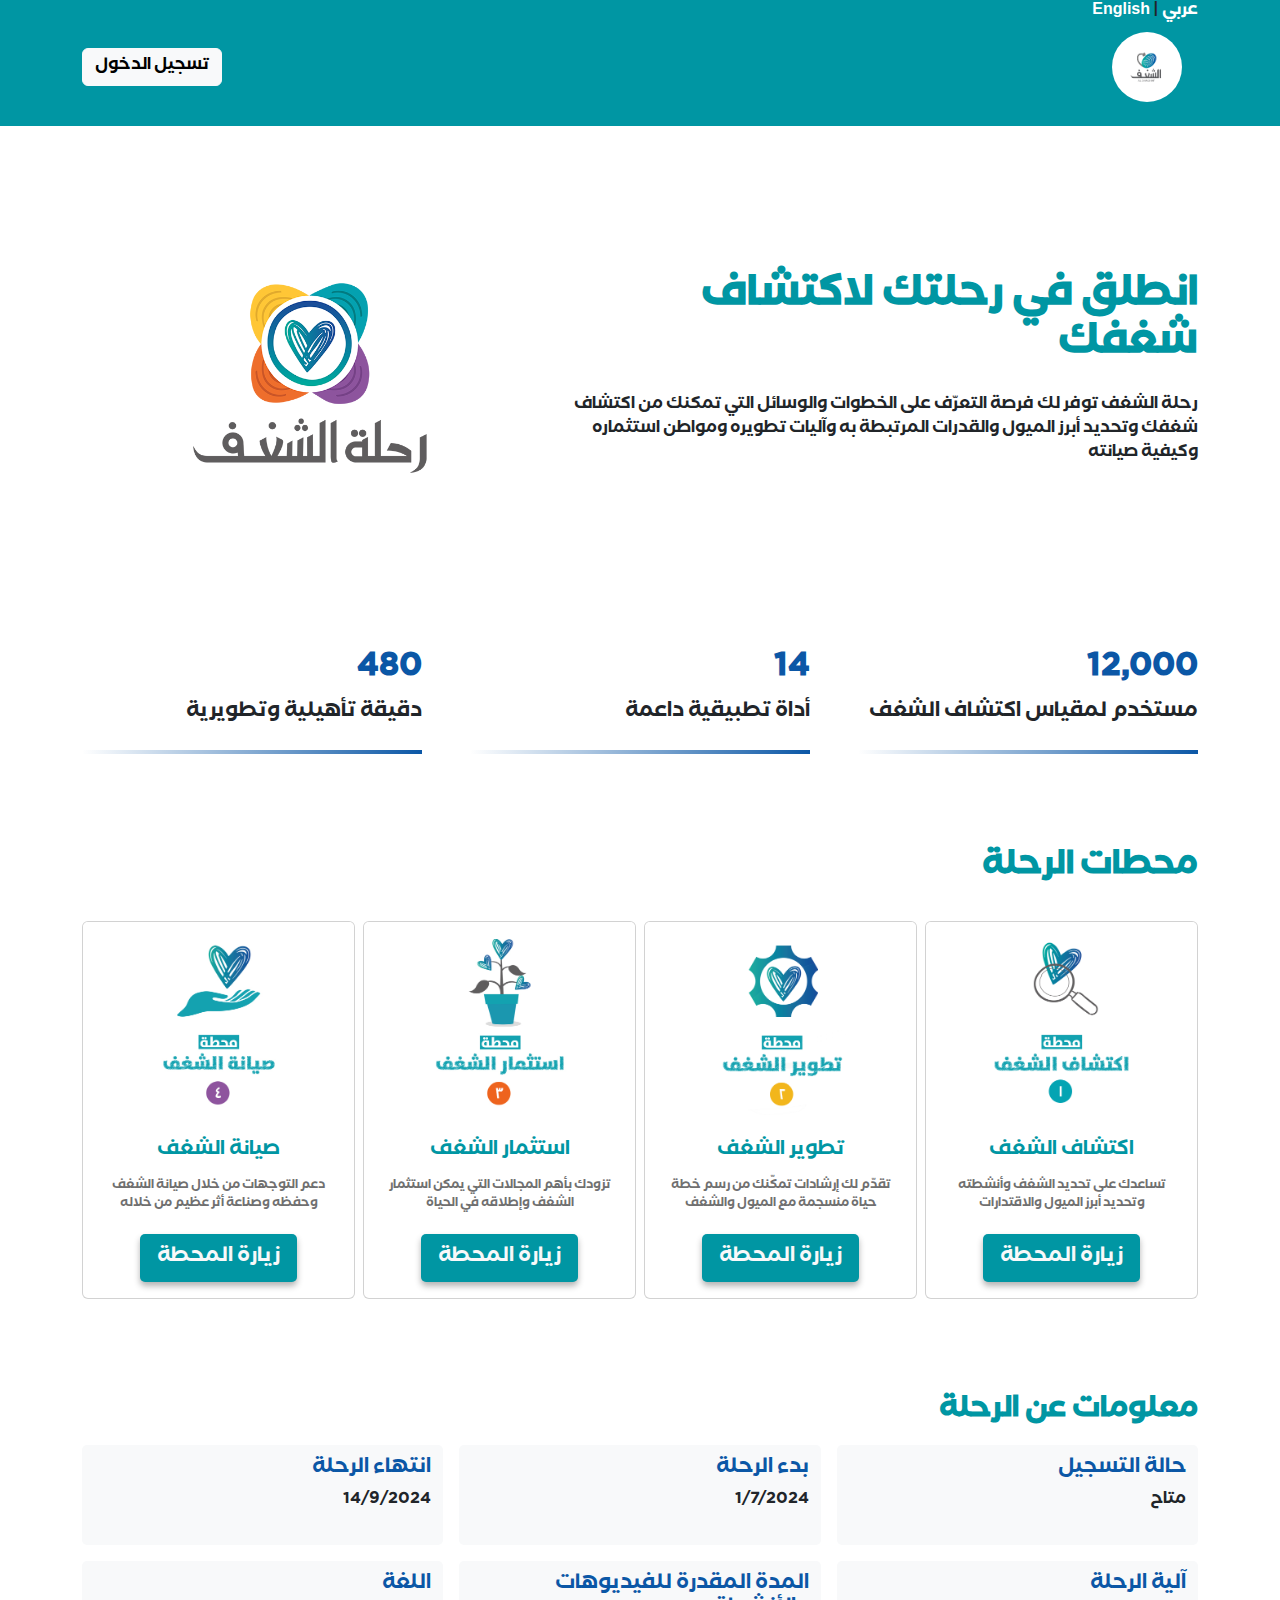
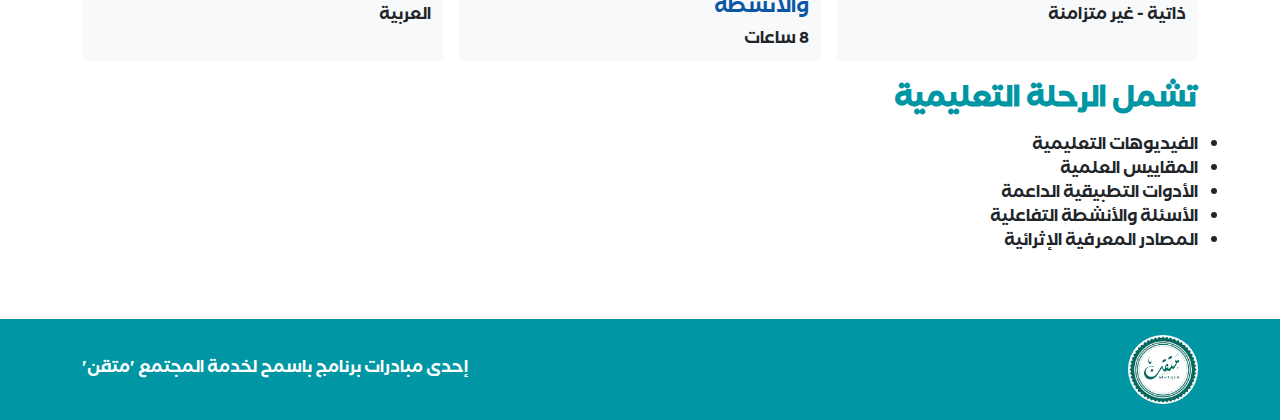
<file: index.html>
<!DOCTYPE html>
<html lang="ar" dir="rtl">
<head>
    <meta charset="UTF-8">
    <meta name="viewport" content="width=device-width, initial-scale=1.0">
    <title data-ar="رحلة الشغف" data-en="Journey of Passion">رحلة الشغف</title>
    <link rel="stylesheet" href="css/bootstrap.min.css">
    <link rel="stylesheet" href="css/style.css">
</head>
<body>
  <section class="language-switcher">
    <div class="container">
      <div>
        <a href="#" id="switch-to-ar" class="text-decoration-none text-white" data-ar="عربي" data-en="Arabic">عربي</a>
        | <a href="#" id="switch-to-en" class="text-decoration-none text-white fw-bold" data-ar="English" data-en="English">English</a>
      </div>
    </div>
  </section>
    <nav class="navbar navbar-expand-lg sticky-top">
        <div class="container pb-3">
          <a class="navbar-brand logo-circle">
            <img src="resourses/shaghaf_logo_2.png" width="50px" alt="">
          </a>
          <div>
            <button type="button" class="btn btn-light" data-ar="تسجيل الدخول" data-en="Login">تسجيل الدخول</button>
          </div>
        </div>
    </nav>
    <!-- start intro-->
    <section class="py-5">
        <div class="intro d-flex flex-column justify-content-center">
          <div class="container">
            <div class="row">
              <div class="col-xl-5 col-lg-5  text-center order-md-1">
                <div class="extention-x">
                  <img src="resourses/شعار_رحلة_الشغف.png" alt="" style="width: 250px;">
                </div>
              </div>
              <div class="col-xl-7 col-lg-7 ">
                <h1 data-ar="انطلق في رحلتك لاكتشاف شغفك" data-en="Start Your Journey to Discover Your Passion">انطلق في رحلتك لاكتشاف شغفك</h1>
                <p class="pt-3" data-ar="رحلة الشغف توفر لك فرصة التعرّف على الخطوات والوسائل التي تمكنك من اكتشاف شغفك وتحديد أبرز الميول والقدرات المرتبطة به وآليات تطويره ومواطن استثماره وكيفية صيانته" data-en="The Journey of Passion provides you with the opportunity to discover steps and tools to help you find your passion, identify your strengths, and develop them.">رحلة الشغف توفر لك فرصة التعرّف على الخطوات والوسائل التي تمكنك من اكتشاف شغفك وتحديد أبرز الميول والقدرات المرتبطة به وآليات تطويره ومواطن استثماره وكيفية صيانته</p>
              </div>
            </div>
            <div class="row g-lg-5 mt-4 mt-md-5 intro-info-wrapper py-5">
              <div class="col-md-4 mb-4 mb-sm-0">
                <div class="intro-info">
                  <h2>12,000</h2>
                  <p class="fs-5" data-ar="مستخدم لمقياس اكتشاف الشغف" data-en="Users of Passion Discovery Tool">مستخدم لمقياس اكتشاف الشغف</p>
                </div>
              </div>
              <div class="col-md-4 mb-4 mb-sm-0">
                <div class="intro-info">
                    <h2>14</h2>
                  <p class="fs-5" data-ar="أداة تطبيقية داعمة" data-en="Supporting Practical Tools">أداة تطبيقية داعمة</p>
                </div>
              </div>
              <div class="col-md-4 mb-4 mb-sm-0">
                <div class="intro-info">
                    <h2>480</h2>
                  <p class="fs-5" data-ar="دقيقة تأهيلية وتطويرية" data-en="Developmental Minutes">دقيقة تأهيلية وتطويرية</p>
                </div>
              </div>
            </div>
          </div>
        </div>
    </section>
    <!-- end  intro-->
    <!-- start cards-->
    <section>
        <div class="section-cards pb-5">
            <div class="container">
              <div class="row g-lg-2">
                <div class="col-12 mb-3">
                  <h2 class="title fw-bolder" data-ar="محطات الرحلة" data-en="Journey Stations">محطات الرحلة</h2>
                </div>
                <div class="col-lg-3 col-md-6 mb-5">
                  <div class="card text-center">
                    <div class="card-img">
                      <img src="resourses/01_iJLQYpI.png" class="card-img-top" alt="...">
                    </div>
                    <div class="card-body">
                      <h5 class="card-title" data-ar="اكتشاف الشغف" data-en="Discover Passion">اكتشاف الشغف</h5>
                      <p class="card-text" data-ar="تساعدك على تحديد الشغف وأنشطته وتحديد أبرز الميول والاقتدارات" data-en="Helps you define your passion and identify key interests and strengths.">تساعدك على تحديد الشغف وأنشطته وتحديد أبرز الميول والاقتدارات</p>
                      <a href="#" class="btn btn-lg btn-color card-btn text-light" data-ar="زيارة المحطة" data-en="Visit Station">زيارة المحطة</a>
                    </div>
                  </div>
                </div>
                <div class="col-lg-3 col-md-6 mb-5">
                  <div class="card text-center">
                    <div class="card-img">
                      <img src="resourses/02_f15pdH7.png" class="card-img-top" alt="...">
                    </div>
                    <div class="card-body">
                      <h5 class="card-title" data-ar="تطوير الشغف" data-en="Develop Passion">تطوير الشغف</h5>
                      <p class="card-text" data-ar="تقدّم لك إرشادات تمكّنك من رسم خطة حياة منسجمة مع الميول والشغف" data-en="Provides guidance to help you design a life plan aligned with your passion.">تقدّم لك إرشادات تمكّنك من رسم خطة حياة منسجمة مع الميول والشغف</p>
                      <a href="#" class="btn btn-lg btn-color card-btn text-light" data-ar="زيارة المحطة" data-en="Visit Station">زيارة المحطة</a>
                    </div>
                  </div>
                </div>
                <div class="col-lg-3 col-md-6 mb-5">
                  <div class="card text-center">
                    <div class="card-img">
                      <img src="resourses/03_8FRdBcX.png" class="card-img-top" alt="...">
                    </div>
                    <div class="card-body">
                      <h5 class="card-title" data-ar="استثمار الشغف" data-en="Invest Passion">استثمار الشغف</h5>
                      <p class="card-text" data-ar="تزودك بأهم المجالات التي يمكن استثمار الشغف وإطلاقه في الحياة" data-en="Provides you with the key fields to invest and launch your passion in life.">تزودك بأهم المجالات التي يمكن استثمار الشغف وإطلاقه في الحياة</p>
                      <a href="#" class="btn btn-lg btn-color card-btn text-light" data-ar="زيارة المحطة" data-en="Visit Station">زيارة المحطة</a>
                    </div>
                  </div>
                </div>
                <div class="col-lg-3 col-md-6 mb-5">
                  <div class="card text-center">
                    <div class="card-img">
                      <img src="resourses/الصيانة_copy_RX9pZns.png" class="card-img-top" alt="...">
                    </div>
                    <div class="card-body">
                      <h5 class="card-title" data-ar="صيانة الشغف" data-en="Maintain Passion">صيانة الشغف</h5>
                      <p class="card-text" data-ar="دعم التوجهات من خلال صيانة الشغف وحفظه وصناعة أثر عظيم من خلاله" data-en="Supports maintaining passion and preserving it for a lasting impact.">دعم التوجهات من خلال صيانة الشغف وحفظه وصناعة أثر عظيم من خلاله</p>
                      <a href="#" class="btn btn-lg btn-color card-btn text-light" data-ar="زيارة المحطة" data-en="Visit Station">زيارة المحطة</a>
                    </div>
                  </div>
                </div>
              </div>
            </div>
        </div>
    </section>
    <!-- end cards-->
    <!-- start Journey Information-->
    <section>
      <div class="section position-relative">
        <div class="container">
            <div class="row">
                <div class="col-12">
                    <h3 class="mb-3" data-ar="معلومات عن الرحلة" data-en="Journey Information">معلومات عن الرحلة</h3>
                    <div class="row g-3">
                        <div class="col-12 col-sm-6 col-lg-4">
                            <div class="text-card">
                                <h5 data-ar="حالة التسجيل" data-en="Registration Status">حالة التسجيل</h5>
                                <p data-ar="متاح" data-en="Available">متاح</p>
                            </div>
                        </div>
                        <div class="col-12 col-sm-6 col-lg-4">
                            <div class="text-card">
                                <h5 data-ar="بدء الرحلة" data-en="Journey Start">بدء الرحلة</h5>
                                <p data-ar="1/7/2024" data-en="1/7/2024">1/7/2024</p>
                            </div>
                        </div>
                        <div class="col-12 col-sm-6 col-lg-4">
                            <div class="text-card">
                                <h5 data-ar="انتهاء الرحلة" data-en="Journey End">انتهاء الرحلة</h5>
                                <p data-ar="14/9/2024" data-en="14/9/2024">14/9/2024</p>
                            </div>
                        </div>
                        <div class="col-12 col-sm-6 col-lg-4">
                            <div class="text-card">
                                <h5 data-ar="آلية الرحلة" data-en="Journey Mechanism">آلية الرحلة</h5>
                                <p data-ar="ذاتية - غير متزامنة" data-en="Self-paced - Asynchronous">ذاتية - غير متزامنة</p>
                            </div>
                        </div>
                        <div class="col-12 col-sm-6 col-lg-4">
                            <div class="text-card">
                                <h5 data-ar="المدة المقدرة للفيديوهات والأنشطة" data-en="Estimated Duration of Videos and Activities">المدة المقدرة للفيديوهات والأنشطة</h5>
                                <p data-ar="8 ساعات" data-en="8 Hours">8 ساعات</p>
                            </div>
                        </div>
                        <div class="col-12 col-sm-6 col-lg-4">
                            <div class="text-card">
                                <h5 data-ar="اللغة" data-en="Language">اللغة</h5>
                                <p data-ar="العربية" data-en="Arabic">العربية</p>
                            </div>
                        </div>
                    </div>
                    <div class="clearfix mt-4"></div>
                    <h3 class="mb-3" data-ar="تشمل الرحلة التعليمية" data-en="The Educational Journey Includes">تشمل الرحلة التعليمية</h3>
                    <ul class=" pb-5">
                        <li data-ar="الفيديوهات التعليمية" data-en="Educational Videos">الفيديوهات التعليمية</li>
                        <li data-ar="المقاييس العلمية" data-en="Scientific Metrics">المقاييس العلمية</li>
                        <li data-ar="الأدوات التطبيقية الداعمة" data-en="Supporting Practical Tools">الأدوات التطبيقية الداعمة</li>
                        <li data-ar="الأسئلة والأنشطة التفاعلية" data-en="Interactive Questions and Activities">الأسئلة والأنشطة التفاعلية</li>
                        <li data-ar="المصادر المعرفية الإثرائية" data-en="Enriching Knowledge Sources">المصادر المعرفية الإثرائية</li>
                    </ul>
                </div>
            </div>
        </div>
     </div>
    </section>
    <!-- end Journey Information-->
    <footer>
        <div class="container py-3">
          <div class="d-md-flex justify-content-between align-items-center">
            <div class="logo">
              <img src="resourses/شعار_متقن_أخضر_copy.png" width="70px" style="
                background-color: #fff;
                border-radius: 50%;
                display: flex;
                justify-content: center;
                align-items: center;
                " alt="">
            </div>
            <p class="m-0" data-ar="إحدى مبادرات برنامج باسمح لخدمة المجتمع 'متقن'" data-en="One of Basamh Community Service Program 'Mutqin' initiatives">إحدى مبادرات برنامج باسمح لخدمة المجتمع "متقن"</p>
          </div>
        </div>
    </footer>

    <script src="js/bootstrap.bundle.min.js"></script>
    <script src="js/main.js"></script>
</body>
</html>
</file>
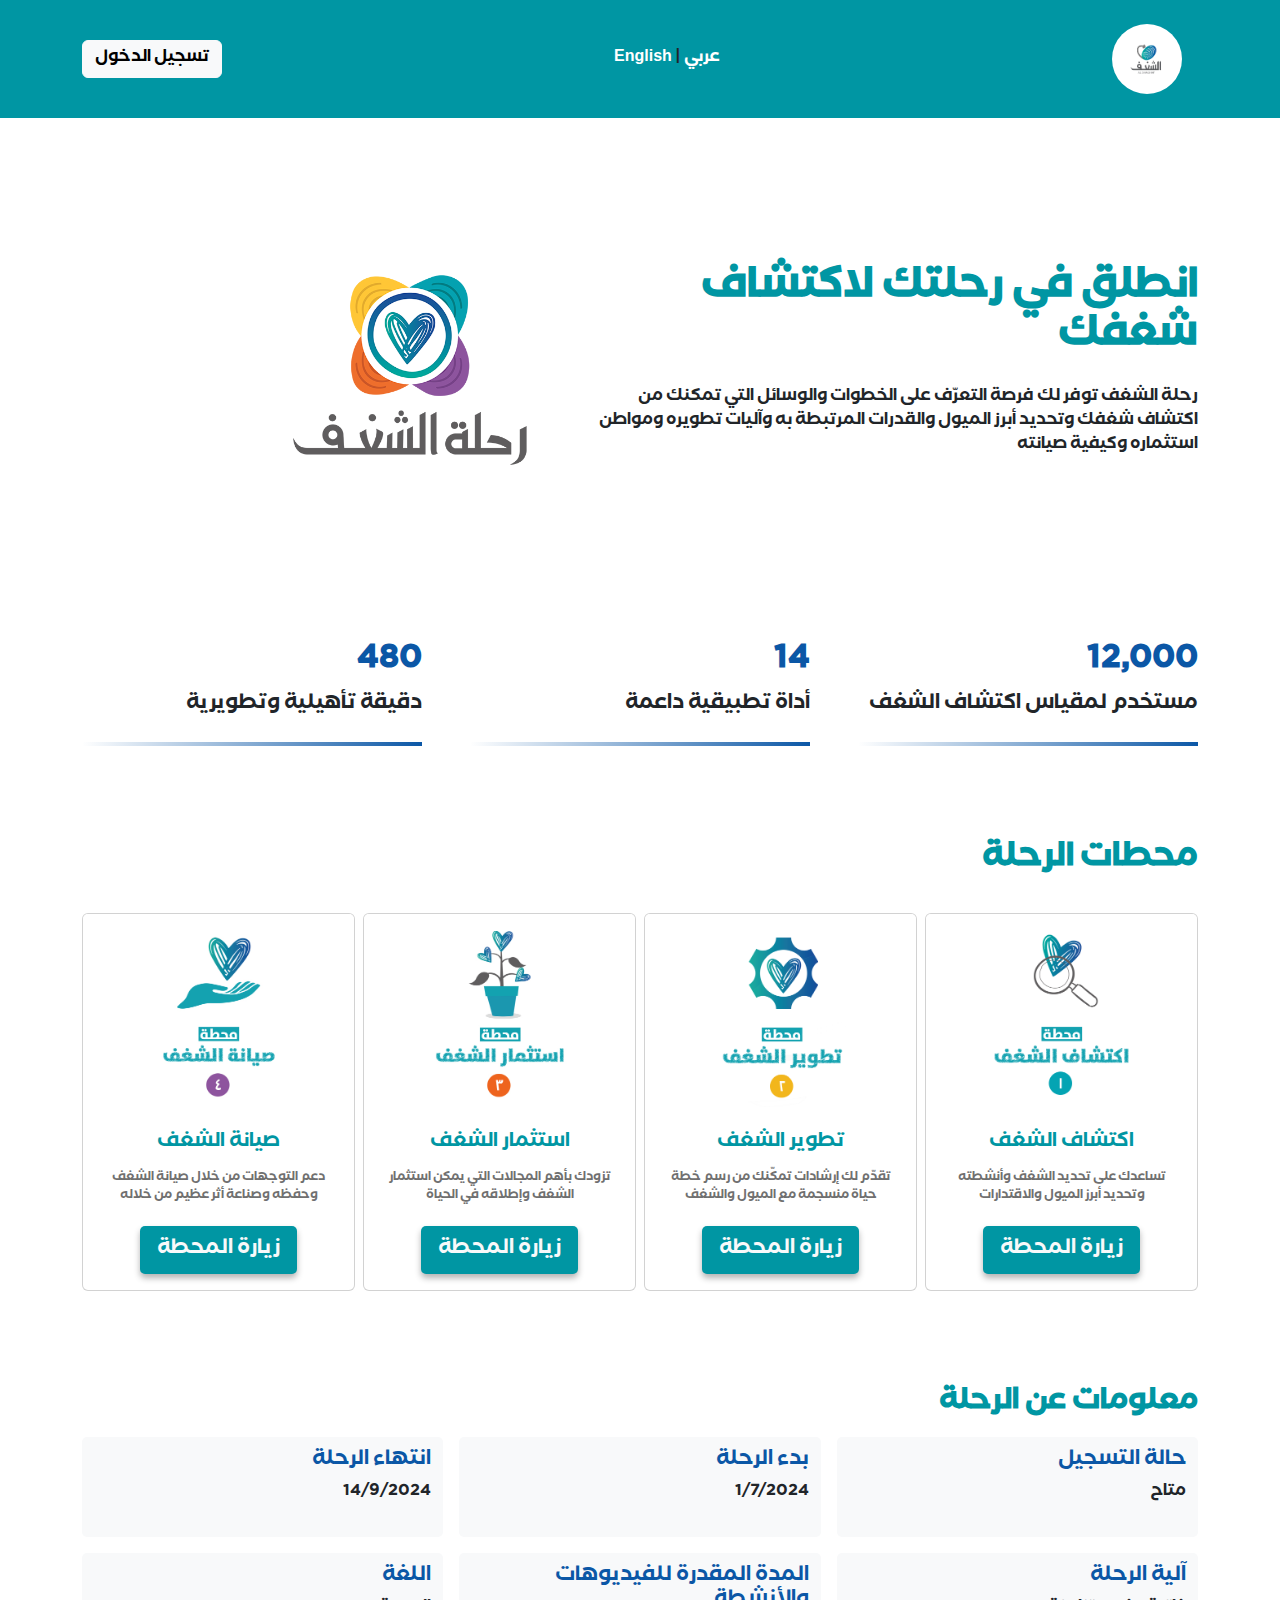
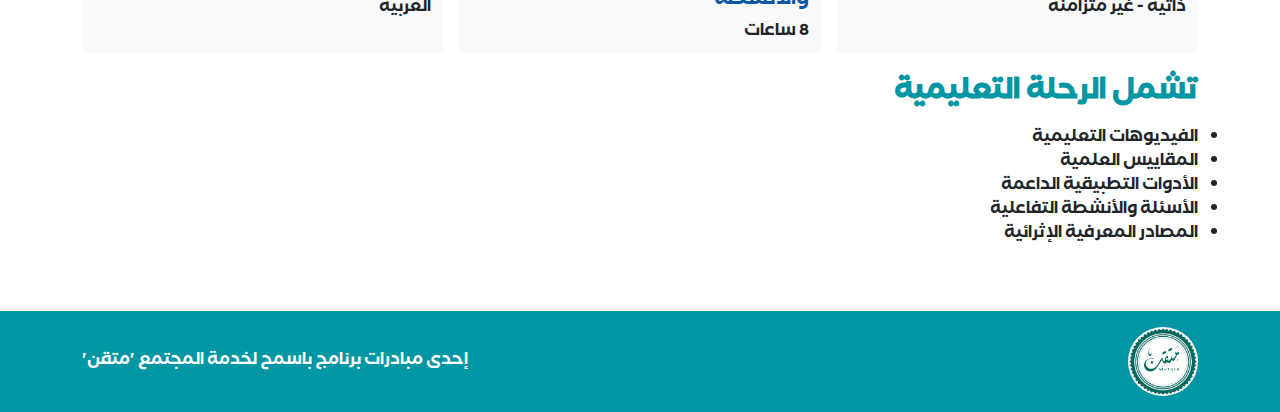
<file: shaghaf.html>
<!DOCTYPE html>
<html lang="ar" dir="rtl">
<head>
    <meta charset="UTF-8">
    <meta name="viewport" content="width=device-width, initial-scale=1.0">
    <title data-ar="رحلة الشغف" data-en="Journey of Passion">رحلة الشغف</title>
    <link rel="stylesheet" href="css/bootstrap.min.css">
    <link rel="stylesheet" href="css/style.css">
</head>
<body>
    <nav class="navbar navbar-expand-lg sticky-top">
        <div class="container py-3">
          <a class="navbar-brand logo-circle" style="
              width: 70px;
              height: 70px;
              background-color: #fff;
              border-radius: 50%;
              display: flex;
              justify-content: center;
              align-items: center;
            ">
            <img src="resourses/shaghaf_logo_2.png" width="50" alt="">
          </a>
          <div class="language-switcher">
            <a href="#" id="switch-to-ar" class="text-decoration-none text-white" data-ar="عربي" data-en="Arabic">عربي</a>
            | <a href="#" id="switch-to-en" class="text-decoration-none text-white fw-bold" data-ar="English" data-en="English">English</a>
          </div>
          <div>
            <button type="button" class="btn btn-light" data-ar="تسجيل الدخول" data-en="Login">تسجيل الدخول</button>
          </div>
        </div>
    </nav>
    <!-- start intro-->
    <section class="py-5">
        <div class="intro d-flex flex-column justify-content-center">
            <div class="position-relative">
              <div class="container">
                <div class="row">
                  <div class="col-xl-5 col-lg-5 position-relative order-md-1">
                    <div class="extention-x">
                      <img src="resourses/شعار_رحلة_الشغف.png" alt="" style="width: 250px;">
                    </div>
                  </div>
                  <div class="col-xl-7 col-lg-7 ps-md-5">
                    <h1 data-ar="انطلق في رحلتك لاكتشاف شغفك" data-en="Start Your Journey to Discover Your Passion">انطلق في رحلتك لاكتشاف شغفك</h1>
                    <p class="pt-3" data-ar="رحلة الشغف توفر لك فرصة التعرّف على الخطوات والوسائل التي تمكنك من اكتشاف شغفك وتحديد أبرز الميول والقدرات المرتبطة به وآليات تطويره ومواطن استثماره وكيفية صيانته" data-en="The Journey of Passion provides you with the opportunity to discover steps and tools to help you find your passion, identify your strengths, and develop them.">رحلة الشغف توفر لك فرصة التعرّف على الخطوات والوسائل التي تمكنك من اكتشاف شغفك وتحديد أبرز الميول والقدرات المرتبطة به وآليات تطويره ومواطن استثماره وكيفية صيانته</p>
                  </div>
                </div>
                <div class="row g-lg-5 mt-4 mt-md-5 intro-info-wrapper py-5">
                  <div class="col-md-4 mb-4 mb-sm-0">
                    <div class="intro-info">
                      <h2>12,000</h2>
                      <p class="fs-5" data-ar="مستخدم لمقياس اكتشاف الشغف" data-en="Users of Passion Discovery Tool">مستخدم لمقياس اكتشاف الشغف</p>
                    </div>
                  </div>
                  <div class="col-md-4 mb-4 mb-sm-0">
                    <div class="intro-info">
                        <h2>14</h2>
                      <p class="fs-5" data-ar="أداة تطبيقية داعمة" data-en="Supporting Practical Tools">أداة تطبيقية داعمة</p>
                    </div>
                  </div>
                  <div class="col-md-4 mb-4 mb-sm-0">
                    <div class="intro-info">
                        <h2>480</h2>
                      <p class="fs-5" data-ar="دقيقة تأهيلية وتطويرية" data-en="Developmental Minutes">دقيقة تأهيلية وتطويرية</p>
                    </div>
                  </div>
                </div>
              </div>
            </div>
        </div>
    </section>
    <!-- end  intro-->
    <!-- start cards-->
    <section>
        <div class="section-cards pb-5">
            <div class="container">
              <div class="row g-lg-2">
                <div class="col-12 mb-3">
                  <h2 class="title fw-bolder" data-ar="محطات الرحلة" data-en="Journey Stations">محطات الرحلة</h2>
                </div>
                <div class="col-lg-3 col-md-6 mb-5">
                  <div class="card text-center">
                    <div class="card-img">
                      <img src="resourses/01_iJLQYpI.png" class="card-img-top" alt="...">
                    </div>
                    <div class="card-body">
                      <h5 class="card-title" data-ar="اكتشاف الشغف" data-en="Discover Passion">اكتشاف الشغف</h5>
                      <p class="card-text" data-ar="تساعدك على تحديد الشغف وأنشطته وتحديد أبرز الميول والاقتدارات" data-en="Helps you define your passion and identify key interests and strengths.">تساعدك على تحديد الشغف وأنشطته وتحديد أبرز الميول والاقتدارات</p>
                      <a href="#" class="btn btn-lg btn-color card-btn text-light" data-ar="زيارة المحطة" data-en="Visit Station">زيارة المحطة</a>
                    </div>
                  </div>
                </div>
                <div class="col-lg-3 col-md-6 mb-5">
                  <div class="card text-center">
                    <div class="card-img">
                      <img src="resourses/02_f15pdH7.png" class="card-img-top" alt="...">
                    </div>
                    <div class="card-body">
                      <h5 class="card-title" data-ar="تطوير الشغف" data-en="Develop Passion">تطوير الشغف</h5>
                      <p class="card-text" data-ar="تقدّم لك إرشادات تمكّنك من رسم خطة حياة منسجمة مع الميول والشغف" data-en="Provides guidance to help you design a life plan aligned with your passion.">تقدّم لك إرشادات تمكّنك من رسم خطة حياة منسجمة مع الميول والشغف</p>
                      <a href="#" class="btn btn-lg btn-color card-btn text-light" data-ar="زيارة المحطة" data-en="Visit Station">زيارة المحطة</a>
                    </div>
                  </div>
                </div>
                <div class="col-lg-3 col-md-6 mb-5">
                  <div class="card text-center">
                    <div class="card-img">
                      <img src="resourses/03_8FRdBcX.png" class="card-img-top" alt="...">
                    </div>
                    <div class="card-body">
                      <h5 class="card-title" data-ar="استثمار الشغف" data-en="Invest Passion">استثمار الشغف</h5>
                      <p class="card-text" data-ar="تزودك بأهم المجالات التي يمكن استثمار الشغف وإطلاقه في الحياة" data-en="Provides you with the key fields to invest and launch your passion in life.">تزودك بأهم المجالات التي يمكن استثمار الشغف وإطلاقه في الحياة</p>
                      <a href="#" class="btn btn-lg btn-color card-btn text-light" data-ar="زيارة المحطة" data-en="Visit Station">زيارة المحطة</a>
                    </div>
                  </div>
                </div>
                <div class="col-lg-3 col-md-6 mb-5">
                  <div class="card text-center">
                    <div class="card-img">
                      <img src="resourses/الصيانة_copy_RX9pZns.png" class="card-img-top" alt="...">
                    </div>
                    <div class="card-body">
                      <h5 class="card-title" data-ar="صيانة الشغف" data-en="Maintain Passion">صيانة الشغف</h5>
                      <p class="card-text" data-ar="دعم التوجهات من خلال صيانة الشغف وحفظه وصناعة أثر عظيم من خلاله" data-en="Supports maintaining passion and preserving it for a lasting impact.">دعم التوجهات من خلال صيانة الشغف وحفظه وصناعة أثر عظيم من خلاله</p>
                      <a href="#" class="btn btn-lg btn-color card-btn text-light" data-ar="زيارة المحطة" data-en="Visit Station">زيارة المحطة</a>
                    </div>
                  </div>
                </div>
              </div>
            </div>
        </div>
    </section>
    <!-- end cards-->
    <!-- start Journey Information-->
    <section>
      <div class="section position-relative">
        <div class="container">
            <div class="row">
                <div class="col-12">
                    <h3 class="mb-3" data-ar="معلومات عن الرحلة" data-en="Journey Information">معلومات عن الرحلة</h3>
                    <div class="row g-3">
                        <div class="col-12 col-sm-6 col-lg-4">
                            <div class="text-card">
                                <h5 data-ar="حالة التسجيل" data-en="Registration Status">حالة التسجيل</h5>
                                <p data-ar="متاح" data-en="Available">متاح</p>
                            </div>
                        </div>
                        <div class="col-12 col-sm-6 col-lg-4">
                            <div class="text-card">
                                <h5 data-ar="بدء الرحلة" data-en="Journey Start">بدء الرحلة</h5>
                                <p data-ar="1/7/2024" data-en="1/7/2024">1/7/2024</p>
                            </div>
                        </div>
                        <div class="col-12 col-sm-6 col-lg-4">
                            <div class="text-card">
                                <h5 data-ar="انتهاء الرحلة" data-en="Journey End">انتهاء الرحلة</h5>
                                <p data-ar="14/9/2024" data-en="14/9/2024">14/9/2024</p>
                            </div>
                        </div>
                        <div class="col-12 col-sm-6 col-lg-4">
                            <div class="text-card">
                                <h5 data-ar="آلية الرحلة" data-en="Journey Mechanism">آلية الرحلة</h5>
                                <p data-ar="ذاتية - غير متزامنة" data-en="Self-paced - Asynchronous">ذاتية - غير متزامنة</p>
                            </div>
                        </div>
                        <div class="col-12 col-sm-6 col-lg-4">
                            <div class="text-card">
                                <h5 data-ar="المدة المقدرة للفيديوهات والأنشطة" data-en="Estimated Duration of Videos and Activities">المدة المقدرة للفيديوهات والأنشطة</h5>
                                <p data-ar="8 ساعات" data-en="8 Hours">8 ساعات</p>
                            </div>
                        </div>
                        <div class="col-12 col-sm-6 col-lg-4">
                            <div class="text-card">
                                <h5 data-ar="اللغة" data-en="Language">اللغة</h5>
                                <p data-ar="العربية" data-en="Arabic">العربية</p>
                            </div>
                        </div>
                    </div>
                    <div class="clearfix mt-4"></div>
                    <h3 class="mb-3" data-ar="تشمل الرحلة التعليمية" data-en="The Educational Journey Includes">تشمل الرحلة التعليمية</h3>
                    <ul class=" pb-5">
                        <li data-ar="الفيديوهات التعليمية" data-en="Educational Videos">الفيديوهات التعليمية</li>
                        <li data-ar="المقاييس العلمية" data-en="Scientific Metrics">المقاييس العلمية</li>
                        <li data-ar="الأدوات التطبيقية الداعمة" data-en="Supporting Practical Tools">الأدوات التطبيقية الداعمة</li>
                        <li data-ar="الأسئلة والأنشطة التفاعلية" data-en="Interactive Questions and Activities">الأسئلة والأنشطة التفاعلية</li>
                        <li data-ar="المصادر المعرفية الإثرائية" data-en="Enriching Knowledge Sources">المصادر المعرفية الإثرائية</li>
                    </ul>
                </div>
            </div>
        </div>
     </div>
    </section>
    <!-- end Journey Information-->
    <footer>
        <div class="container py-3">
          <div class="d-md-flex justify-content-between align-items-center">
            <div class="logo">
              <img src="resourses/شعار_متقن_أخضر_copy.png" width="70px" style="
                background-color: #fff;
                border-radius: 50%;
                display: flex;
                justify-content: center;
                align-items: center;
                " alt="">
            </div>
            <p class="m-0" data-ar="إحدى مبادرات برنامج باسمح لخدمة المجتمع 'متقن'" data-en="One of Basamh Community Service Program 'Mutqin' initiatives">إحدى مبادرات برنامج باسمح لخدمة المجتمع "متقن"</p>
          </div>
        </div>
    </footer>

    <script src="js/bootstrap.bundle.min.js"></script>
    <script src="js/main.js"></script>
</body>
</html>
</file>
<file: css/style.css>
/* Start Variables */
:root {
    --main-color: #0096a3;
    --secondary-color: #0b57a6;
  }
/* End Variables */
/* Global Styles */
* {
    box-sizing: border-box;
    margin: 0;
    padding: 0;
}
/* Font Setup */
@font-face {
    font-family: 'MyCustomFont';
    src: url('./ArbFonts/ArbFONTS-FFShamelFamily-SansOneBold.ttf') format('truetype'),
         url('./ArbFonts/ArbFONTS-FFShamelFamily-SansOneBook.ttf') format('truetype');
    font-weight: normal;
    font-style: normal;
  }
body {
    font-family: 'MyCustomFont', sans-serif;
}
h1, h2, h3 {
    font-weight:bold;
    color: var(--main-color);
}
/* Logo Styling */
.logo-circle {
    width: 70px;
    height: 70px;
    background-color: #fff;
    border-radius: 50%;
    display: flex;
    justify-content: center;
    align-items: center;
}
.logo-lg {
    width: 250px;
}
/* Start Navbar */
.language-switcher {
    background-color: var(--main-color);

}
nav {
    background-color: var(--main-color);
    margin-bottom: 100px;
}
/* End Navbar */
/* Start intro */
.extention-x { 
    padding-bottom: 31px;
}
.intro h1 {
    color: var(--main-color);
    font-size: 40px;
}
.intro-info h2 {
    color: var(--secondary-color);
}
.intro .intro-info {
    padding-bottom: 10px;
    position: relative;
    height: 100%;
}
.intro .intro-info::after {
    content: "";
    position: absolute;
    bottom: 0;
    right: 0;
    left: 0;
    height: 4px;
    background:var(--secondary-color);
    background: linear-gradient(270deg, var(--secondary-color) 0, rgba(255, 255, 255, 0) 100%);
}
/* Gradient for English (LTR) */
.intro.ltr .intro-info::after {
    background: linear-gradient(90deg, var(--secondary-color) 0, rgba(255, 255, 255, 0) 100%);
}
@media (max-width: 767.98px) {
    .intro h1 {
        font-size: 2rem;
    }
    
    .intro p {
        font-size: 0.9rem;
    }

    .card-title {
        font-size: 1rem;
    }

    .card-text {
        font-size: 0.9rem;
    }
}
/* End intro */
/* Start cards */
.card-title {
    color: var(--main-color);
    font-size: 1.2rem;
    margin-bottom: 15px;
}
.card-text {
    font-size: 12px;
    color: #707070;
    margin-bottom: 20px;
}
.btn-color {
    background-color: var(--main-color);
    color: white;
    border-radius: 5px;
    transition: background-color 0.3s ease, box-shadow 0.3s ease;
    box-shadow: 0 4px 6px rgba(0, 0, 0, 0.3); /* Add bottom shadow */
}
.btn-color:hover {
    background-color: var(--secondary-color);
    box-shadow: 0 6px 8px rgba(0, 0, 0, 0.4); /* Intensify the shadow on hover */
}
/* End cards */
/* Start Journey Information */
.text-card{
    background-color: #f8f9fa;
    padding: 12px;
    border-radius: 5px;
    height: 100px;
}
.text-card h5 {
    color: var(--secondary-color);
}
/* End Journey Information */
footer {
    background-color: var(--main-color);
    color: #fff;
}
</file>
